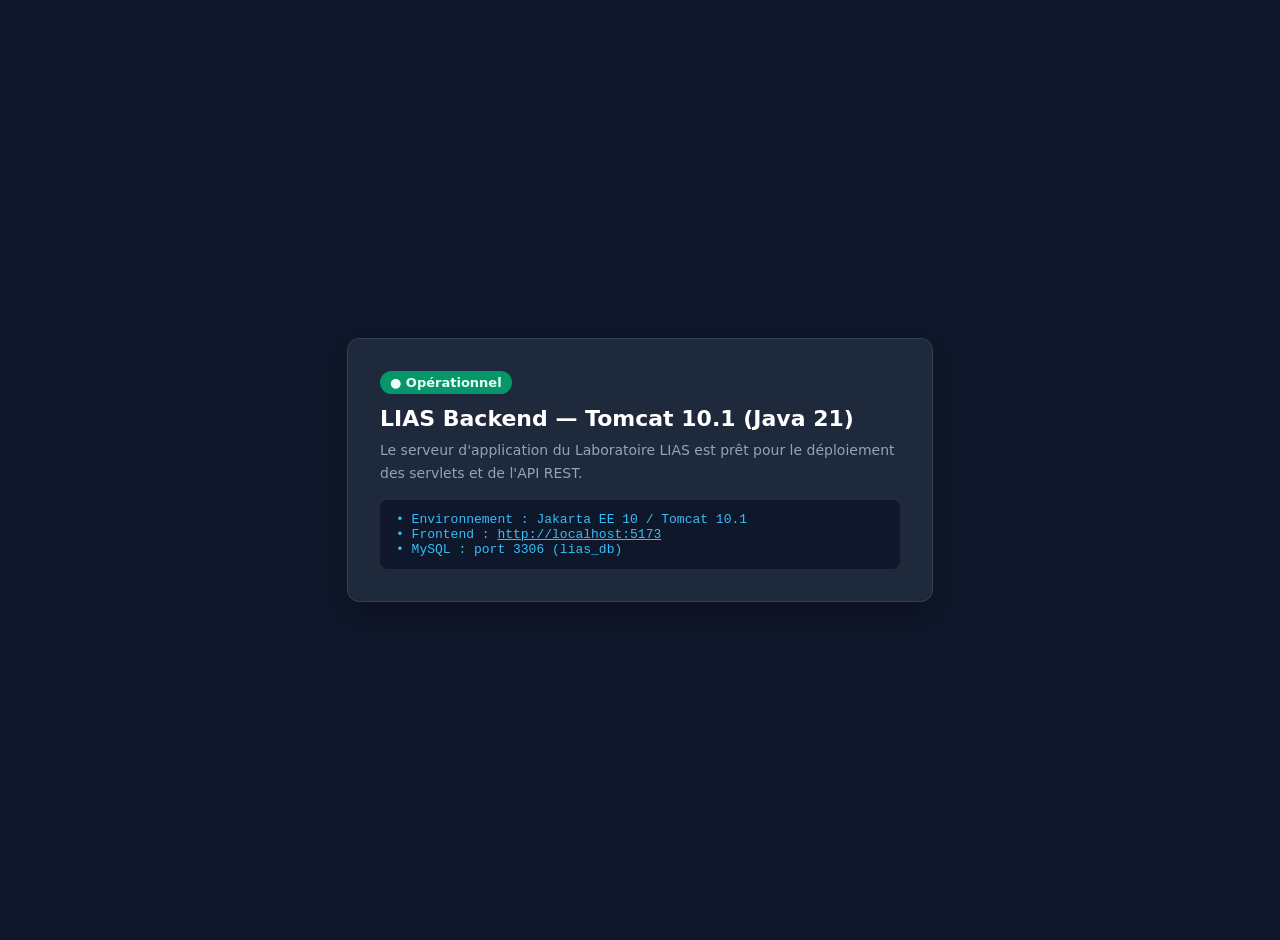
<file: src/main/webapp/index.html>
<!DOCTYPE html>
<html lang="fr">
<head>
    <meta charset="UTF-8">
    <meta name="viewport" content="width=device-width, initial-scale=1.0">
    <title>Laboratoire LIAS — Backend API</title>
    <style>
        body {
            font-family: system-ui, -apple-system, BlinkMacSystemFont, 'Segoe UI', Roboto, Oxygen, Ubuntu, Cantarell, sans-serif;
            background: #0f172a;
            color: #f8fafc;
            display: flex;
            align-items: center;
            justify-content: center;
            min-height: 100vh;
            margin: 0;
            padding: 20px;
        }
        .card {
            background: #1e293b;
            border-radius: 12px;
            padding: 32px;
            max-width: 520px;
            width: 100%;
            box-shadow: 0 10px 25px -5px rgba(0, 0, 0, 0.4);
            border: 1px solid #334155;
        }
        .badge {
            display: inline-block;
            background: #059669;
            color: #ecfdf5;
            padding: 4px 10px;
            border-radius: 9999px;
            font-size: 13px;
            font-weight: 600;
            margin-bottom: 12px;
        }
        h1 {
            font-size: 22px;
            margin: 0 0 8px 0;
            color: #fff;
        }
        p {
            color: #94a3b8;
            font-size: 14px;
            line-height: 1.6;
            margin: 8px 0;
        }
        .info {
            background: #0f172a;
            padding: 12px 16px;
            border-radius: 8px;
            margin-top: 16px;
            font-size: 13px;
            font-family: monospace;
            color: #38bdf8;
        }
    </style>
</head>
<body>
    <div class="card">
        <span class="badge">● Opérationnel</span>
        <h1>LIAS Backend — Tomcat 10.1 (Java 21)</h1>
        <p>Le serveur d'application du Laboratoire LIAS est prêt pour le déploiement des servlets et de l'API REST.</p>
        <div class="info">
            • Environnement : Jakarta EE 10 / Tomcat 10.1<br>
            • Frontend : <a href="http://localhost:5173" style="color:#38bdf8;">http://localhost:5173</a><br>
            • MySQL : port 3306 (lias_db)
        </div>
    </div>
</body>
</html>
</file>
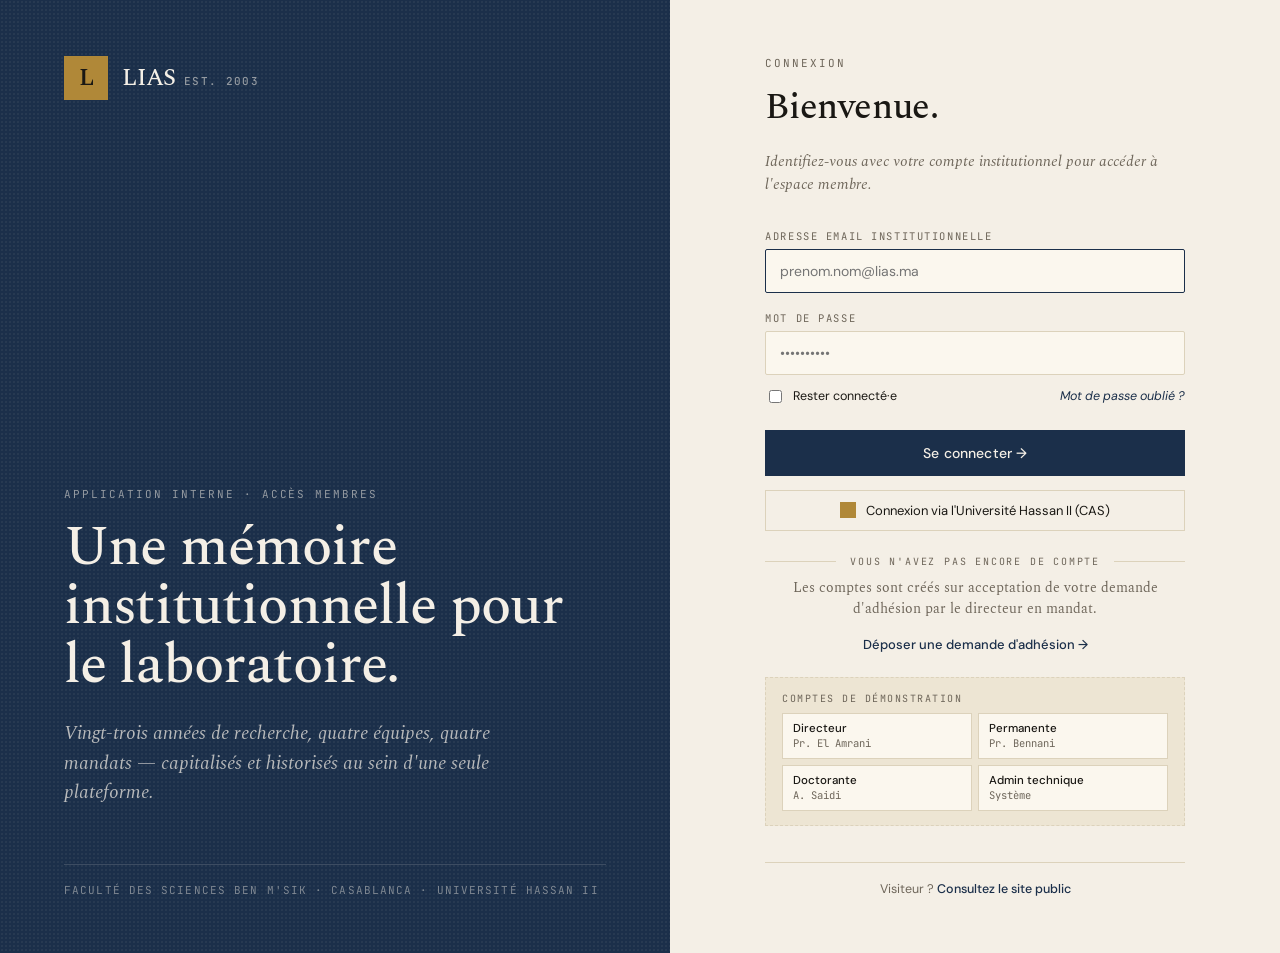
<file: design/Login LIAS.html>
<!DOCTYPE html>
<html lang="fr">
<head>
<meta charset="UTF-8">
<title>LIAS — Connexion</title>
<meta name="viewport" content="width=device-width, initial-scale=1">

<link rel="preconnect" href="https://fonts.googleapis.com">
<link rel="preconnect" href="https://fonts.gstatic.com" crossorigin>
<link href="https://fonts.googleapis.com/css2?family=Spectral:ital,wght@0,300;0,400;0,500;0,600;1,400&family=DM+Sans:wght@400;500;600&family=JetBrains+Mono:wght@400;500&display=swap" rel="stylesheet">

<style>
  :root {
    --bg:        #F4EFE6;
    --surface:   #FBF7EE;
    --surface-2: #EDE5D3;
    --border:    #DCD2BB;
    --ink:       #1A1814;
    --muted:     #6E665A;
    --cream:     #F4EFE6;
    --navy:      #1B2F4A;
    --accent-2:  #B08838;
    --font-serif: "Spectral", Georgia, serif;
    --font-sans:  "DM Sans", system-ui, sans-serif;
    --font-mono:  "JetBrains Mono", ui-monospace, monospace;
  }
  * { box-sizing: border-box; }
  html, body { margin:0; padding:0; height:100%; }
  body {
    background: var(--bg); color: var(--ink);
    font-family: var(--font-sans); font-size: 14px;
    -webkit-font-smoothing: antialiased;
    overflow:hidden;
  }
  body::before {
    content:''; position:fixed; inset:0; pointer-events:none; z-index:0;
    background-image: radial-gradient(rgba(110,102,90,0.05) 1px, transparent 1px);
    background-size: 3px 3px; opacity:0.5;
  }
  a { color: var(--navy); text-decoration: none; }
  a:hover { text-decoration: underline; }

  .layout {
    display: grid; grid-template-columns: 1.1fr 1fr; height: 100vh;
    position:relative; z-index:1;
  }
  /* Left: editorial column */
  .left {
    background: var(--navy); color: var(--cream);
    padding: 56px 64px; display: flex; flex-direction: column;
    position: relative; overflow:hidden;
  }
  .left::before {
    content:''; position:absolute; inset:0; pointer-events:none;
    background-image: radial-gradient(rgba(244,239,230,0.05) 1px, transparent 1px);
    background-size: 4px 4px;
  }
  .brand {
    display:flex; align-items:center; gap: 14px; position:relative; z-index:1;
  }
  .brand-mark {
    width: 44px; height: 44px; background: var(--accent-2); color: #1A1814;
    display:flex; align-items:center; justify-content:center;
    font-family: var(--font-serif); font-size: 24px; font-weight: 600;
    letter-spacing: -0.02em;
  }
  .brand-text {
    font-family: var(--font-serif); font-size: 24px; font-weight: 500;
    letter-spacing: -0.01em;
  }
  .brand-text .est {
    font-family: var(--font-mono); font-size: 11px; color: rgba(244,239,230,0.55);
    letter-spacing: 0.12em; margin-left: 8px;
  }
  .lead {
    margin-top: auto; margin-bottom: 56px; position:relative; z-index:1;
  }
  .eyebrow {
    font-family: var(--font-mono); font-size: 11px; letter-spacing: 0.18em;
    text-transform: uppercase; color: rgba(244,239,230,0.55); margin-bottom: 18px;
  }
  .lead h1 {
    font-family: var(--font-serif); font-size: 56px; font-weight: 500;
    line-height: 1.05; margin: 0; letter-spacing: -0.015em;
    max-width: 540px;
  }
  .lead p {
    font-family: var(--font-serif); font-style: italic;
    font-size: 19px; color: rgba(244,239,230,0.72);
    margin: 24px 0 0; max-width: 480px; line-height: 1.55;
  }
  .footnote {
    position:relative; z-index:1;
    font-family: var(--font-mono); font-size: 11px;
    color: rgba(244,239,230,0.45); letter-spacing: 0.1em; text-transform: uppercase;
    border-top: 1px solid rgba(244,239,230,0.15); padding-top: 18px;
  }

  /* Right: form column */
  .right {
    background: var(--bg);
    padding: 56px; display: flex; align-items: center; justify-content: center;
  }
  .card {
    width: 100%; max-width: 420px;
  }
  .card .eyebrow { color: var(--muted); margin-bottom: 10px; }
  .card h2 {
    font-family: var(--font-serif); font-size: 36px; font-weight: 500;
    margin: 0 0 8px; letter-spacing: -0.01em; color: var(--ink);
  }
  .card .sub {
    font-family: var(--font-serif); font-style: italic;
    font-size: 15px; color: var(--muted); margin-bottom: 32px; line-height: 1.55;
  }
  .field { margin-bottom: 18px; }
  .field label {
    display:block; font-family: var(--font-mono); font-size: 10.5px;
    letter-spacing: 0.15em; text-transform: uppercase;
    color: var(--muted); margin-bottom: 6px;
  }
  .field input {
    width: 100%; padding: 12px 14px;
    background: var(--surface); border: 1px solid var(--border);
    font-family: var(--font-sans); font-size: 14px; color: var(--ink);
    outline: none; border-radius: 2px;
    transition: border-color 0.15s;
  }
  .field input:focus { border-color: var(--navy); }
  .row {
    display: flex; justify-content: space-between; align-items: center;
    margin: -6px 0 24px;
  }
  .row label {
    font-family: var(--font-sans); font-size: 12.5px; color: var(--ink);
    display: inline-flex; align-items: center; gap: 8px; cursor: pointer;
  }
  .row label input[type="checkbox"] { accent-color: var(--navy); }
  .row a {
    font-family: var(--font-sans); font-size: 12.5px;
    color: var(--navy); font-style: italic;
  }
  .submit {
    width:100%; padding: 13px;
    background: var(--navy); color: var(--cream);
    border: 1px solid var(--navy);
    font-family: var(--font-sans); font-size: 14px; font-weight: 500;
    letter-spacing: 0.01em; cursor: pointer;
    transition: background 0.15s;
  }
  .submit:hover { background: #13243B; }
  .sso {
    margin-top: 14px; padding: 11px;
    width:100%; background: transparent; color: var(--ink);
    border: 1px solid var(--border);
    font-family: var(--font-sans); font-size: 13px;
    cursor: pointer; display: flex; align-items: center; justify-content: center; gap: 10px;
    transition: background 0.15s;
  }
  .sso:hover { background: var(--surface-2); }
  .sso-icon {
    width: 16px; height: 16px; background: var(--accent-2);
    display:inline-block;
  }
  .separator {
    display:flex; align-items:center; gap: 14px;
    margin: 24px 0 10px;
    font-family: var(--font-mono); font-size: 10px;
    color: var(--muted); letter-spacing: 0.18em; text-transform: uppercase;
  }
  .separator::before, .separator::after {
    content:''; flex:1; height: 1px; background: var(--border);
  }
  .help {
    margin-top: 36px; padding-top: 18px; border-top: 1px solid var(--border);
    font-family: var(--font-sans); font-size: 12.5px; color: var(--muted); text-align: center;
  }
  .help a { font-weight: 500; }

  /* Demo accounts strip */
  .demo-accounts {
    margin-top: 24px;
    padding: 14px 16px;
    background: var(--surface-2); border: 1px dashed var(--border);
  }
  .demo-accounts .label {
    font-family: var(--font-mono); font-size: 10px;
    color: var(--muted); letter-spacing: 0.15em; text-transform: uppercase;
    margin-bottom: 8px;
  }
  .demo-accounts .accounts {
    display: grid; grid-template-columns: 1fr 1fr; gap: 6px;
  }
  .demo-accounts button {
    background: var(--surface); border: 1px solid var(--border);
    padding: 7px 10px; text-align: left; cursor: pointer;
    font-family: var(--font-sans); font-size: 11.5px;
    transition: background 0.12s;
  }
  .demo-accounts button:hover { background: var(--surface); border-color: var(--navy); }
  .demo-accounts button strong { display:block; font-weight: 500; color: var(--ink); }
  .demo-accounts button span { color: var(--muted); font-family: var(--font-mono); font-size: 10.5px; }

  @media (max-width: 880px) {
    .layout { grid-template-columns: 1fr; }
    .left { padding: 32px; min-height: 280px; }
    .lead h1 { font-size: 32px; }
    .lead p { font-size: 15px; }
  }
</style>
</head>
<body>

<div class="layout">

  <div class="left">
    <div class="brand">
      <div class="brand-mark">L</div>
      <div class="brand-text">LIAS<span class="est">EST. 2003</span></div>
    </div>

    <div class="lead">
      <div class="eyebrow">Application interne · accès membres</div>
      <h1>Une mémoire institutionnelle pour le laboratoire.</h1>
      <p>Vingt-trois années de recherche, quatre équipes, quatre mandats — capitalisés et historisés au sein d'une seule plateforme.</p>
    </div>

    <div class="footnote">
      Faculté des Sciences Ben M'Sik · Casablanca · Université Hassan II
    </div>
  </div>

  <div class="right">
    <div class="card">
      <div class="eyebrow">Connexion</div>
      <h2>Bienvenue.</h2>
      <p class="sub">Identifiez-vous avec votre compte institutionnel pour accéder à l'espace membre.</p>

      <form onsubmit="event.preventDefault(); window.location.href = 'Application LIAS.html';">
        <div class="field">
          <label for="email">Adresse email institutionnelle</label>
          <input id="email" type="email" placeholder="prenom.nom@lias.ma" required autofocus>
        </div>
        <div class="field">
          <label for="pwd">Mot de passe</label>
          <input id="pwd" type="password" placeholder="••••••••••" required>
        </div>
        <div class="row">
          <label><input type="checkbox"> Rester connecté·e</label>
          <a href="#">Mot de passe oublié ?</a>
        </div>
        <button type="submit" class="submit">Se connecter →</button>
        <button type="button" class="sso"><span class="sso-icon"></span>Connexion via l'Université Hassan II (CAS)</button>
      </form>

      <div class="separator">Vous n'avez pas encore de compte</div>
      <p style="font-family: var(--font-serif); font-size: 13.5px; color: var(--muted); text-align:center; line-height: 1.6; margin: 0;">
        Les comptes sont créés sur acceptation de votre demande d'adhésion par le directeur en mandat.
      </p>
      <div style="text-align:center; margin-top: 14px;">
        <a href="Site Public LIAS.html" style="font-family: var(--font-sans); font-size: 13px; color: var(--navy); font-weight: 500;">Déposer une demande d'adhésion →</a>
      </div>

      <div class="demo-accounts">
        <div class="label">Comptes de démonstration</div>
        <div class="accounts">
          <button onclick="document.getElementById('email').value='y.elamrani@lias.ma'; document.getElementById('pwd').value='demo-directeur';">
            <strong>Directeur</strong><span>Pr. El Amrani</span>
          </button>
          <button onclick="document.getElementById('email').value='s.bennani@lias.ma'; document.getElementById('pwd').value='demo-permanent';">
            <strong>Permanente</strong><span>Pr. Bennani</span>
          </button>
          <button onclick="document.getElementById('email').value='aya.saidi@etu.lias.ma'; document.getElementById('pwd').value='demo-doctorant';">
            <strong>Doctorante</strong><span>A. Saidi</span>
          </button>
          <button onclick="document.getElementById('email').value='admin@lias.ma'; document.getElementById('pwd').value='demo-admin';">
            <strong>Admin technique</strong><span>Système</span>
          </button>
        </div>
      </div>

      <div class="help">
        Visiteur ? <a href="Site Public LIAS.html">Consultez le site public</a>
      </div>
    </div>
  </div>

</div>

</body>
</html>
</file>
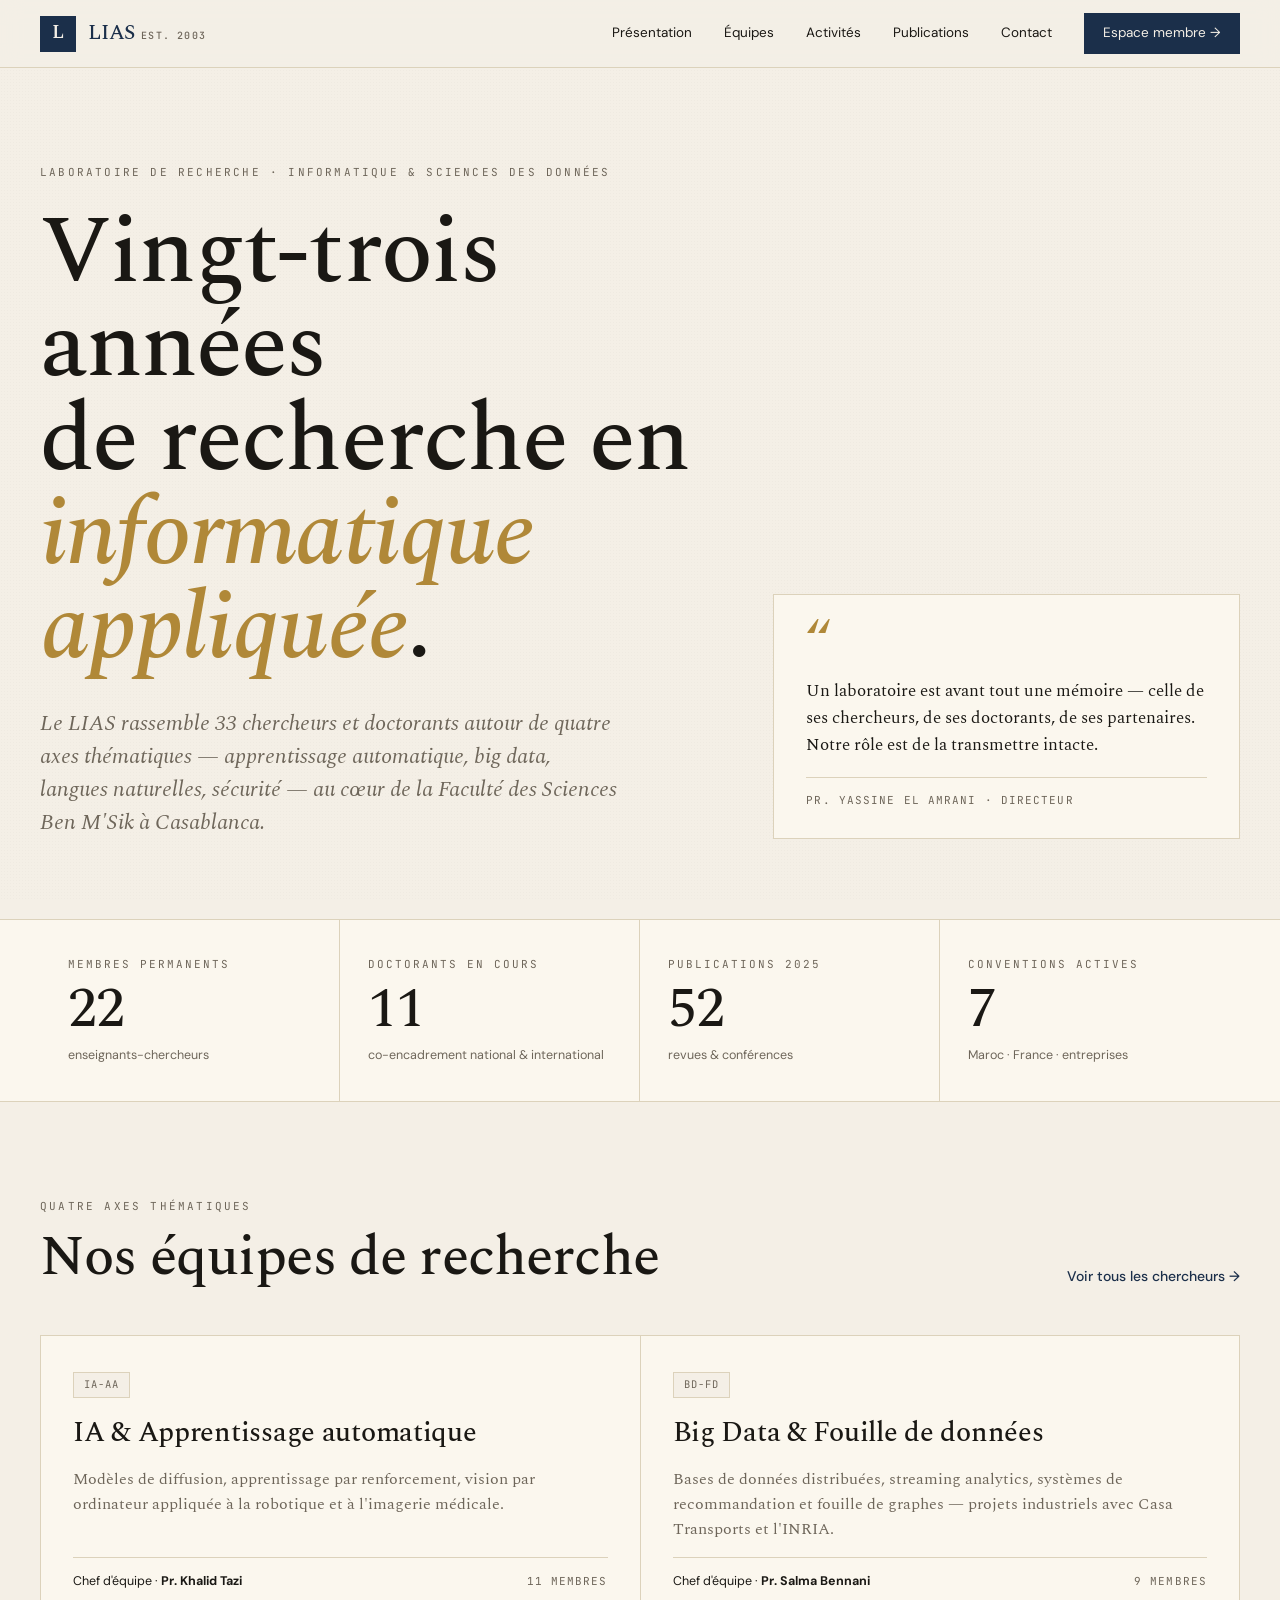
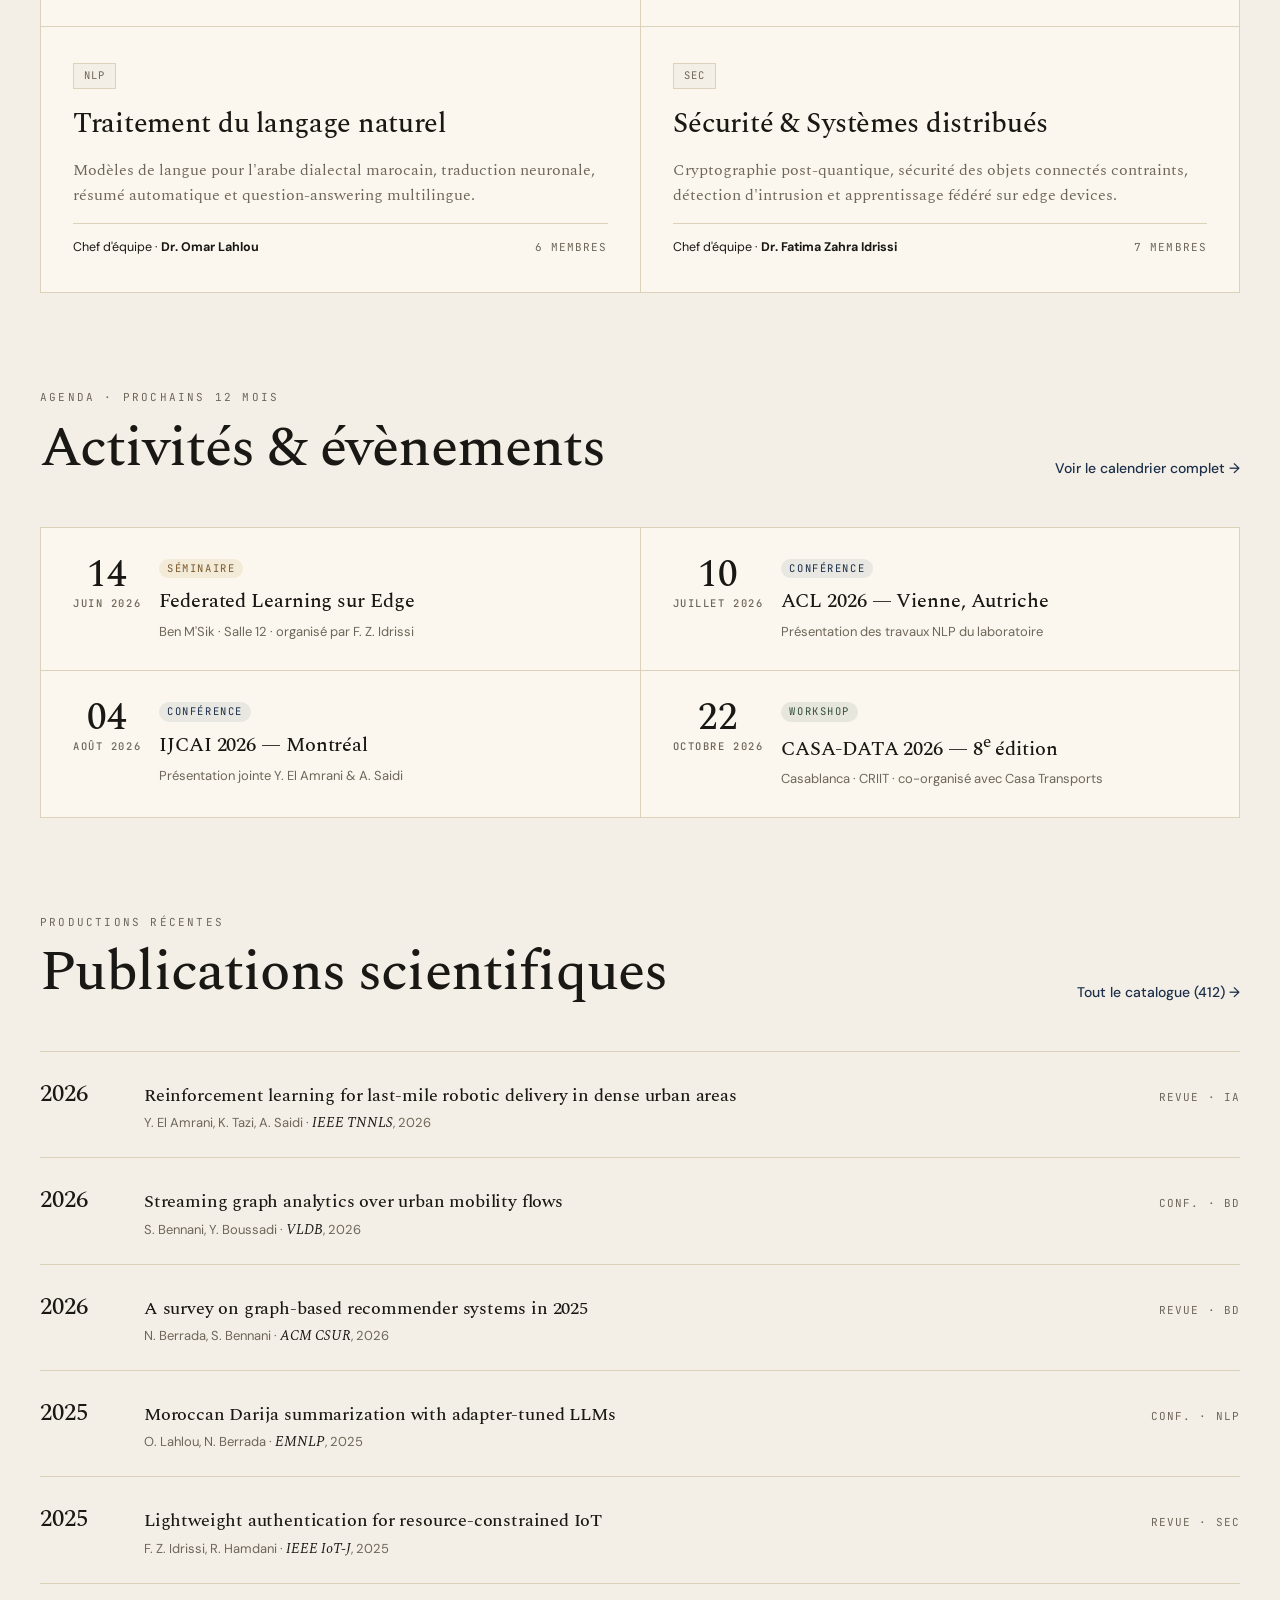
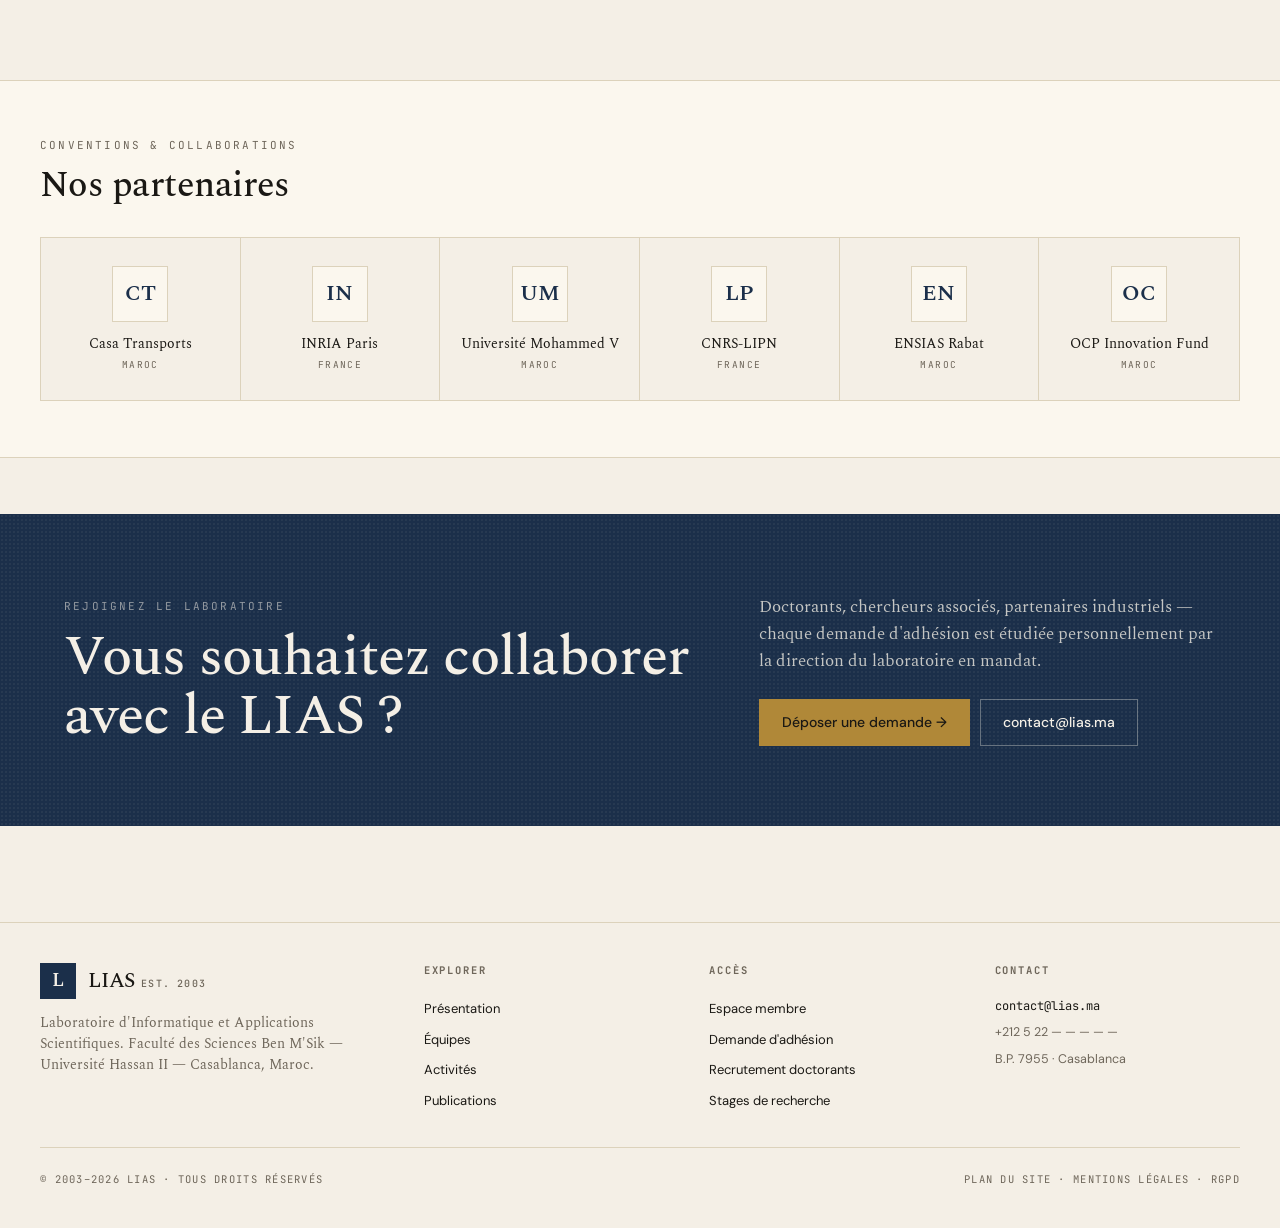
<file: design/Site Public LIAS.html>
<!DOCTYPE html>
<html lang="fr">
<head>
<meta charset="UTF-8">
<title>LIAS — Laboratoire d'Informatique et Applications Scientifiques</title>
<meta name="viewport" content="width=device-width, initial-scale=1">

<link rel="preconnect" href="https://fonts.googleapis.com">
<link rel="preconnect" href="https://fonts.gstatic.com" crossorigin>
<link href="https://fonts.googleapis.com/css2?family=Spectral:ital,wght@0,300;0,400;0,500;0,600;1,400;1,500&family=DM+Sans:wght@400;500;600&family=JetBrains+Mono:wght@400;500&display=swap" rel="stylesheet">

<style>
  :root {
    --bg:        #F4EFE6;
    --surface:   #FBF7EE;
    --surface-2: #EDE5D3;
    --border:    #DCD2BB;
    --ink:       #1A1814;
    --muted:     #6E665A;
    --cream:     #F4EFE6;
    --navy:      #1B2F4A;
    --accent-2:  #B08838;
    --burgundy:  #7A2A26;
    --sage:      #33503A;
    --font-serif: "Spectral", Georgia, serif;
    --font-sans:  "DM Sans", system-ui, sans-serif;
    --font-mono:  "JetBrains Mono", ui-monospace, monospace;
  }
  * { box-sizing: border-box; }
  html, body { margin:0; padding:0; }
  body {
    background: var(--bg); color: var(--ink);
    font-family: var(--font-sans); font-size: 15px;
    -webkit-font-smoothing: antialiased; line-height: 1.5;
  }
  body::before {
    content:''; position:fixed; inset:0; pointer-events:none; z-index:-1;
    background-image: radial-gradient(rgba(110,102,90,0.05) 1px, transparent 1px);
    background-size: 3px 3px; opacity:0.5;
  }
  a { color: var(--navy); text-decoration: none; }
  a:hover { text-decoration: underline; }
  h1, h2, h3 { font-family: var(--font-serif); font-weight: 500; letter-spacing: -0.01em; }
  ::selection { background: var(--navy); color: var(--cream); }

  /* ----- Top bar ----- */
  .topbar {
    position: sticky; top: 0; z-index: 50;
    background: rgba(244,239,230,0.92); backdrop-filter: blur(10px);
    border-bottom: 1px solid var(--border);
    padding: 0 40px; height: 68px;
    display: flex; align-items: center; justify-content: space-between;
  }
  .brand { display: flex; align-items: center; gap: 12px; }
  .brand-mark {
    width: 36px; height: 36px; background: var(--navy); color: var(--cream);
    display: flex; align-items: center; justify-content: center;
    font-family: var(--font-serif); font-size: 19px; font-weight: 600;
  }
  .brand-name {
    font-family: var(--font-serif); font-size: 21px; font-weight: 500;
    letter-spacing: -0.01em;
  }
  .brand-name .est {
    font-family: var(--font-mono); font-size: 10px; color: var(--muted);
    letter-spacing: 0.12em; margin-left: 6px;
  }
  .nav {
    display: flex; gap: 32px; align-items: center;
  }
  .nav a {
    font-family: var(--font-sans); font-size: 13.5px; color: var(--ink);
    font-weight: 400;
  }
  .nav a:hover { color: var(--navy); }
  .nav .cta {
    padding: 9px 18px; background: var(--navy); color: var(--cream);
    border: 1px solid var(--navy);
  }
  .nav .cta:hover { background: #13243B; text-decoration: none; }

  /* ----- Hero ----- */
  .hero {
    padding: 96px 40px 80px;
    max-width: 1280px; margin: 0 auto;
    display: grid; grid-template-columns: 1.4fr 1fr; gap: 80px; align-items: end;
  }
  .hero .eyebrow {
    font-family: var(--font-mono); font-size: 11px; letter-spacing: 0.2em;
    text-transform: uppercase; color: var(--muted); margin-bottom: 24px;
  }
  .hero h1 {
    font-family: var(--font-serif); font-size: 96px; font-weight: 500;
    line-height: 0.98; margin: 0; letter-spacing: -0.02em;
  }
  .hero h1 em {
    font-style: italic; color: var(--accent-2);
  }
  .hero .sub {
    font-family: var(--font-serif); font-style: italic;
    font-size: 22px; color: var(--muted); margin: 32px 0 0; line-height: 1.5;
    max-width: 580px;
  }
  .hero-side {
    padding: 28px 32px; border: 1px solid var(--border); background: var(--surface);
    font-family: var(--font-serif); font-size: 17px; color: var(--ink); line-height: 1.6;
  }
  .hero-side .quote-mark {
    font-family: var(--font-serif); font-size: 56px; color: var(--accent-2);
    line-height: 0.8; display: block; margin-bottom: 10px;
  }
  .hero-side .attribution {
    margin-top: 18px; padding-top: 14px; border-top: 1px solid var(--border);
    font-family: var(--font-mono); font-size: 11px; color: var(--muted);
    letter-spacing: 0.1em; text-transform: uppercase;
  }

  /* ----- Stats strip ----- */
  .stats {
    border-top: 1px solid var(--border); border-bottom: 1px solid var(--border);
    background: var(--surface);
  }
  .stats-grid {
    max-width: 1280px; margin: 0 auto;
    padding: 0 40px;
    display: grid; grid-template-columns: repeat(4, 1fr);
  }
  .stat {
    padding: 36px 28px; border-right: 1px solid var(--border);
  }
  .stat:last-child { border-right: none; }
  .stat .k {
    font-family: var(--font-mono); font-size: 11px; letter-spacing: 0.18em;
    text-transform: uppercase; color: var(--muted); margin-bottom: 10px;
  }
  .stat .v {
    font-family: var(--font-serif); font-size: 56px; font-weight: 500;
    color: var(--ink); line-height: 1; font-variant-numeric: tabular-nums;
    letter-spacing: -0.02em;
  }
  .stat .s {
    font-family: var(--font-sans); font-size: 12.5px; color: var(--muted);
    margin-top: 8px;
  }

  /* ----- Section header ----- */
  .section {
    padding: 96px 40px;
    max-width: 1280px; margin: 0 auto;
  }
  .section-head {
    margin-bottom: 48px; display: flex; justify-content: space-between; align-items: end; gap: 40px;
  }
  .section-eyebrow {
    font-family: var(--font-mono); font-size: 11px; letter-spacing: 0.2em;
    text-transform: uppercase; color: var(--muted); margin-bottom: 14px;
  }
  .section-title {
    font-family: var(--font-serif); font-size: 56px; font-weight: 500;
    line-height: 1.05; margin: 0; letter-spacing: -0.015em;
    max-width: 680px;
  }
  .section-link {
    font-family: var(--font-sans); font-size: 14px; color: var(--navy); font-weight: 500;
    white-space: nowrap;
  }

  /* ----- Teams grid ----- */
  .teams { display: grid; grid-template-columns: repeat(2, 1fr); gap: 1px; background: var(--border); border: 1px solid var(--border); }
  .team {
    background: var(--surface); padding: 36px 32px;
    display: flex; flex-direction: column; gap: 14px;
    transition: background 0.15s;
  }
  .team:hover { background: var(--surface-2); }
  .team .badge {
    align-self: flex-start; padding: 4px 10px;
    border: 1px solid var(--border); background: var(--bg);
    font-family: var(--font-mono); font-size: 10.5px; letter-spacing: 0.1em;
    text-transform: uppercase; color: var(--muted);
  }
  .team h3 {
    font-family: var(--font-serif); font-size: 28px; font-weight: 500;
    margin: 0; letter-spacing: -0.01em;
  }
  .team p {
    font-family: var(--font-serif); font-size: 15.5px; color: var(--muted);
    line-height: 1.6; margin: 0;
  }
  .team .lead {
    margin-top: auto; padding-top: 14px; border-top: 1px solid var(--border);
    display: flex; justify-content: space-between; align-items: baseline;
    font-family: var(--font-sans); font-size: 12.5px; color: var(--ink);
  }
  .team .count {
    font-family: var(--font-mono); font-size: 11px; color: var(--muted);
    letter-spacing: 0.1em; text-transform: uppercase;
  }

  /* ----- Activities feed ----- */
  .activities { display: grid; grid-template-columns: 1fr 1fr; gap: 1px; background: var(--border); border: 1px solid var(--border); }
  .activity { background: var(--surface); padding: 28px 32px; display: flex; gap: 18px; }
  .activity .date {
    font-family: var(--font-serif); font-size: 38px; font-weight: 500;
    line-height: 1; min-width: 64px; text-align: center; color: var(--ink);
  }
  .activity .month {
    font-family: var(--font-mono); font-size: 10.5px; color: var(--muted);
    letter-spacing: 0.15em; text-transform: uppercase; margin-top: 4px; display: block;
  }
  .activity .body { flex: 1; }
  .activity .type {
    font-family: var(--font-mono); font-size: 10.5px; letter-spacing: 0.15em;
    text-transform: uppercase; padding: 2px 8px; display: inline-block;
    border-radius: 999px;
  }
  .activity .type.conf { background: rgba(27,47,74,0.08); color: var(--navy); }
  .activity .type.semi { background: rgba(176,136,56,0.12); color: #7A5B2E; }
  .activity .type.work { background: rgba(51,80,58,0.10); color: var(--sage); }
  .activity h4 {
    font-family: var(--font-serif); font-size: 20px; font-weight: 500;
    margin: 8px 0 6px; letter-spacing: -0.005em;
  }
  .activity .where {
    font-family: var(--font-sans); font-size: 13px; color: var(--muted);
  }

  /* ----- Publications list ----- */
  .pubs { list-style: none; padding: 0; margin: 0; }
  .pub {
    padding: 24px 0; border-top: 1px solid var(--border);
    display: grid; grid-template-columns: 80px 1fr 100px; gap: 24px; align-items: baseline;
  }
  .pub:last-child { border-bottom: 1px solid var(--border); }
  .pub .year {
    font-family: var(--font-serif); font-size: 24px; font-weight: 500;
    color: var(--ink); font-variant-numeric: tabular-nums;
  }
  .pub-title {
    font-family: var(--font-serif); font-size: 18px; color: var(--ink); margin: 0 0 4px;
    line-height: 1.35; font-weight: 500;
  }
  .pub-meta {
    font-family: var(--font-sans); font-size: 13px; color: var(--muted);
  }
  .pub-meta em { font-family: var(--font-serif); font-size: 14px; color: var(--ink); font-style: italic; }
  .pub-type {
    font-family: var(--font-mono); font-size: 11px; letter-spacing: 0.1em;
    text-transform: uppercase; color: var(--muted); text-align: right;
  }

  /* ----- Partners strip ----- */
  .partners {
    background: var(--surface); border-top: 1px solid var(--border); border-bottom: 1px solid var(--border);
  }
  .partners-inner {
    max-width: 1280px; margin: 0 auto;
    padding: 56px 40px;
  }
  .partners-grid {
    display: grid; grid-template-columns: repeat(6, 1fr); gap: 0;
    border: 1px solid var(--border);
  }
  .partner {
    padding: 28px 14px; text-align: center;
    border-right: 1px solid var(--border);
    background: var(--bg);
  }
  .partner:last-child { border-right: none; }
  .partner-mark {
    width: 56px; height: 56px; margin: 0 auto;
    display: flex; align-items: center; justify-content: center;
    font-family: var(--font-serif); font-size: 22px; font-weight: 600;
    color: var(--navy); border: 1px solid var(--border); background: var(--surface);
  }
  .partner-name {
    margin-top: 14px;
    font-family: var(--font-serif); font-size: 13.5px; color: var(--ink); line-height: 1.3;
  }
  .partner-country {
    font-family: var(--font-mono); font-size: 9.5px; letter-spacing: 0.15em;
    color: var(--muted); text-transform: uppercase; margin-top: 4px;
  }

  /* ----- CTA ----- */
  .cta-box {
    background: var(--navy); color: var(--cream);
    padding: 80px 64px; max-width: 1280px; margin: 56px auto 96px;
    display: grid; grid-template-columns: 1.4fr 1fr; gap: 56px; align-items: end;
    position: relative; overflow: hidden;
  }
  .cta-box::before {
    content:''; position:absolute; inset:0; pointer-events:none;
    background-image: radial-gradient(rgba(244,239,230,0.05) 1px, transparent 1px);
    background-size: 4px 4px;
  }
  .cta-box > * { position: relative; }
  .cta-box .eyebrow { color: rgba(244,239,230,0.55); }
  .cta-box h2 {
    font-family: var(--font-serif); font-size: 56px; font-weight: 500;
    line-height: 1.05; margin: 14px 0 0; letter-spacing: -0.015em;
  }
  .cta-box p {
    font-family: var(--font-serif); font-size: 17px; color: rgba(244,239,230,0.78);
    line-height: 1.6; margin: 0 0 24px;
  }
  .cta-buttons { display: flex; gap: 10px; }
  .cta-btn {
    padding: 12px 22px; font-family: var(--font-sans); font-size: 14px; font-weight: 500;
    cursor: pointer; transition: all 0.15s;
  }
  .cta-btn.primary { background: var(--accent-2); color: #1A1814; border: 1px solid var(--accent-2); }
  .cta-btn.primary:hover { background: #c79a40; text-decoration: none; }
  .cta-btn.ghost { background: transparent; color: var(--cream); border: 1px solid rgba(244,239,230,0.35); }
  .cta-btn.ghost:hover { border-color: var(--cream); text-decoration: none; }

  /* ----- Footer ----- */
  footer {
    border-top: 1px solid var(--border);
    padding: 40px;
  }
  .footer-inner {
    max-width: 1280px; margin: 0 auto;
    display: grid; grid-template-columns: 1.4fr 1fr 1fr 1fr; gap: 40px;
  }
  footer h5 {
    font-family: var(--font-mono); font-size: 10.5px; letter-spacing: 0.18em;
    text-transform: uppercase; color: var(--muted); margin: 0 0 14px;
  }
  footer ul { list-style: none; padding: 0; margin: 0; }
  footer ul li { padding: 4px 0; }
  footer ul li a { font-family: var(--font-sans); font-size: 13px; color: var(--ink); }
  .footer-credit {
    max-width: 1280px; margin: 32px auto 0; padding-top: 24px; border-top: 1px solid var(--border);
    display: flex; justify-content: space-between;
    font-family: var(--font-mono); font-size: 10.5px; color: var(--muted);
    letter-spacing: 0.12em; text-transform: uppercase;
  }

  @media (max-width: 1024px) {
    .hero { grid-template-columns: 1fr; gap: 40px; padding: 48px 24px; }
    .hero h1 { font-size: 56px; }
    .stats-grid { grid-template-columns: repeat(2, 1fr); }
    .stat { border-bottom: 1px solid var(--border); }
    .teams, .activities { grid-template-columns: 1fr; }
    .partners-grid { grid-template-columns: repeat(3, 1fr); }
    .cta-box { grid-template-columns: 1fr; padding: 48px 32px; }
    .cta-box h2 { font-size: 36px; }
    .section { padding: 48px 24px; }
    .section-title { font-size: 36px; }
    .footer-inner { grid-template-columns: 1fr 1fr; }
  }
</style>
</head>
<body>

<header class="topbar">
  <a href="Site Public LIAS.html" class="brand">
    <div class="brand-mark">L</div>
    <div class="brand-name">LIAS<span class="est">EST. 2003</span></div>
  </a>
  <nav class="nav">
    <a href="#presentation">Présentation</a>
    <a href="#equipes">Équipes</a>
    <a href="#activites">Activités</a>
    <a href="#publications">Publications</a>
    <a href="#contact">Contact</a>
    <a href="Login LIAS.html" class="cta">Espace membre →</a>
  </nav>
</header>

<!-- HERO -->
<section class="hero" id="presentation">
  <div>
    <div class="eyebrow">Laboratoire de recherche · informatique & sciences des données</div>
    <h1>Vingt-trois années<br>de recherche en <em>informatique appliquée</em>.</h1>
    <p class="sub">Le LIAS rassemble 33 chercheurs et doctorants autour de quatre axes thématiques — apprentissage automatique, big data, langues naturelles, sécurité — au cœur de la Faculté des Sciences Ben M'Sik à Casablanca.</p>
  </div>
  <aside class="hero-side">
    <span class="quote-mark">“</span>
    Un laboratoire est avant tout une mémoire — celle de ses chercheurs, de ses doctorants, de ses partenaires. Notre rôle est de la transmettre intacte.
    <div class="attribution">Pr. Yassine El Amrani · Directeur</div>
  </aside>
</section>

<!-- STATS -->
<section class="stats">
  <div class="stats-grid">
    <div class="stat"><div class="k">Membres permanents</div><div class="v">22</div><div class="s">enseignants-chercheurs</div></div>
    <div class="stat"><div class="k">Doctorants en cours</div><div class="v">11</div><div class="s">co-encadrement national & international</div></div>
    <div class="stat"><div class="k">Publications 2025</div><div class="v">52</div><div class="s">revues & conférences</div></div>
    <div class="stat"><div class="k">Conventions actives</div><div class="v">7</div><div class="s">Maroc · France · entreprises</div></div>
  </div>
</section>

<!-- TEAMS -->
<section class="section" id="equipes">
  <div class="section-head">
    <div>
      <div class="section-eyebrow">Quatre axes thématiques</div>
      <h2 class="section-title">Nos équipes de recherche</h2>
    </div>
    <a href="#" class="section-link">Voir tous les chercheurs →</a>
  </div>

  <div class="teams">
    <div class="team">
      <span class="badge">IA-AA</span>
      <h3>IA & Apprentissage automatique</h3>
      <p>Modèles de diffusion, apprentissage par renforcement, vision par ordinateur appliquée à la robotique et à l'imagerie médicale.</p>
      <div class="lead">
        <span>Chef d'équipe · <strong>Pr. Khalid Tazi</strong></span>
        <span class="count">11 membres</span>
      </div>
    </div>
    <div class="team">
      <span class="badge">BD-FD</span>
      <h3>Big Data & Fouille de données</h3>
      <p>Bases de données distribuées, streaming analytics, systèmes de recommandation et fouille de graphes — projets industriels avec Casa Transports et l'INRIA.</p>
      <div class="lead">
        <span>Chef d'équipe · <strong>Pr. Salma Bennani</strong></span>
        <span class="count">9 membres</span>
      </div>
    </div>
    <div class="team">
      <span class="badge">NLP</span>
      <h3>Traitement du langage naturel</h3>
      <p>Modèles de langue pour l'arabe dialectal marocain, traduction neuronale, résumé automatique et question-answering multilingue.</p>
      <div class="lead">
        <span>Chef d'équipe · <strong>Dr. Omar Lahlou</strong></span>
        <span class="count">6 membres</span>
      </div>
    </div>
    <div class="team">
      <span class="badge">SEC</span>
      <h3>Sécurité & Systèmes distribués</h3>
      <p>Cryptographie post-quantique, sécurité des objets connectés contraints, détection d'intrusion et apprentissage fédéré sur edge devices.</p>
      <div class="lead">
        <span>Chef d'équipe · <strong>Dr. Fatima Zahra Idrissi</strong></span>
        <span class="count">7 membres</span>
      </div>
    </div>
  </div>
</section>

<!-- ACTIVITIES -->
<section class="section" id="activites" style="padding-top:0;">
  <div class="section-head">
    <div>
      <div class="section-eyebrow">Agenda · prochains 12 mois</div>
      <h2 class="section-title">Activités & évènements</h2>
    </div>
    <a href="#" class="section-link">Voir le calendrier complet →</a>
  </div>

  <div class="activities">
    <div class="activity">
      <div class="date">14<span class="month">Juin 2026</span></div>
      <div class="body">
        <span class="type semi">Séminaire</span>
        <h4>Federated Learning sur Edge</h4>
        <div class="where">Ben M'Sik · Salle 12 · organisé par F. Z. Idrissi</div>
      </div>
    </div>
    <div class="activity">
      <div class="date">10<span class="month">Juillet 2026</span></div>
      <div class="body">
        <span class="type conf">Conférence</span>
        <h4>ACL 2026 — Vienne, Autriche</h4>
        <div class="where">Présentation des travaux NLP du laboratoire</div>
      </div>
    </div>
    <div class="activity">
      <div class="date">04<span class="month">Août 2026</span></div>
      <div class="body">
        <span class="type conf">Conférence</span>
        <h4>IJCAI 2026 — Montréal</h4>
        <div class="where">Présentation jointe Y. El Amrani & A. Saidi</div>
      </div>
    </div>
    <div class="activity">
      <div class="date">22<span class="month">Octobre 2026</span></div>
      <div class="body">
        <span class="type work">Workshop</span>
        <h4>CASA-DATA 2026 — 8<sup>e</sup> édition</h4>
        <div class="where">Casablanca · CRIIT · co-organisé avec Casa Transports</div>
      </div>
    </div>
  </div>
</section>

<!-- PUBLICATIONS -->
<section class="section" id="publications" style="padding-top:0;">
  <div class="section-head">
    <div>
      <div class="section-eyebrow">Productions récentes</div>
      <h2 class="section-title">Publications scientifiques</h2>
    </div>
    <a href="#" class="section-link">Tout le catalogue (412) →</a>
  </div>

  <ul class="pubs">
    <li class="pub">
      <span class="year">2026</span>
      <div>
        <h3 class="pub-title">Reinforcement learning for last-mile robotic delivery in dense urban areas</h3>
        <div class="pub-meta">Y. El Amrani, K. Tazi, A. Saidi · <em>IEEE TNNLS</em>, 2026</div>
      </div>
      <div class="pub-type">Revue · IA</div>
    </li>
    <li class="pub">
      <span class="year">2026</span>
      <div>
        <h3 class="pub-title">Streaming graph analytics over urban mobility flows</h3>
        <div class="pub-meta">S. Bennani, Y. Boussadi · <em>VLDB</em>, 2026</div>
      </div>
      <div class="pub-type">Conf. · BD</div>
    </li>
    <li class="pub">
      <span class="year">2026</span>
      <div>
        <h3 class="pub-title">A survey on graph-based recommender systems in 2025</h3>
        <div class="pub-meta">N. Berrada, S. Bennani · <em>ACM CSUR</em>, 2026</div>
      </div>
      <div class="pub-type">Revue · BD</div>
    </li>
    <li class="pub">
      <span class="year">2025</span>
      <div>
        <h3 class="pub-title">Moroccan Darija summarization with adapter-tuned LLMs</h3>
        <div class="pub-meta">O. Lahlou, N. Berrada · <em>EMNLP</em>, 2025</div>
      </div>
      <div class="pub-type">Conf. · NLP</div>
    </li>
    <li class="pub">
      <span class="year">2025</span>
      <div>
        <h3 class="pub-title">Lightweight authentication for resource-constrained IoT</h3>
        <div class="pub-meta">F. Z. Idrissi, R. Hamdani · <em>IEEE IoT-J</em>, 2025</div>
      </div>
      <div class="pub-type">Revue · SEC</div>
    </li>
  </ul>
</section>

<!-- PARTNERS -->
<section class="partners">
  <div class="partners-inner">
    <div class="section-head" style="margin-bottom: 32px;">
      <div>
        <div class="section-eyebrow">Conventions & collaborations</div>
        <h2 class="section-title" style="font-size: 36px;">Nos partenaires</h2>
      </div>
    </div>
    <div class="partners-grid">
      <div class="partner"><div class="partner-mark">CT</div><div class="partner-name">Casa Transports</div><div class="partner-country">Maroc</div></div>
      <div class="partner"><div class="partner-mark">IN</div><div class="partner-name">INRIA Paris</div><div class="partner-country">France</div></div>
      <div class="partner"><div class="partner-mark">UM</div><div class="partner-name">Université Mohammed V</div><div class="partner-country">Maroc</div></div>
      <div class="partner"><div class="partner-mark">LP</div><div class="partner-name">CNRS-LIPN</div><div class="partner-country">France</div></div>
      <div class="partner"><div class="partner-mark">EN</div><div class="partner-name">ENSIAS Rabat</div><div class="partner-country">Maroc</div></div>
      <div class="partner"><div class="partner-mark">OC</div><div class="partner-name">OCP Innovation Fund</div><div class="partner-country">Maroc</div></div>
    </div>
  </div>
</section>

<!-- CTA -->
<section class="cta-box" id="contact">
  <div>
    <div class="eyebrow" style="font-family: var(--font-mono); font-size: 11px; letter-spacing: 0.2em; text-transform: uppercase;">Rejoignez le laboratoire</div>
    <h2>Vous souhaitez collaborer avec le LIAS ?</h2>
  </div>
  <div>
    <p>Doctorants, chercheurs associés, partenaires industriels — chaque demande d'adhésion est étudiée personnellement par la direction du laboratoire en mandat.</p>
    <div class="cta-buttons">
      <a href="#" class="cta-btn primary">Déposer une demande →</a>
      <a href="mailto:contact@lias.ma" class="cta-btn ghost">contact@lias.ma</a>
    </div>
  </div>
</section>

<!-- FOOTER -->
<footer>
  <div class="footer-inner">
    <div>
      <div class="brand" style="margin-bottom: 14px;">
        <div class="brand-mark">L</div>
        <div class="brand-name">LIAS<span class="est">EST. 2003</span></div>
      </div>
      <p style="font-family: var(--font-serif); font-size: 13.5px; color: var(--muted); line-height: 1.55; margin: 0;">
        Laboratoire d'Informatique et Applications Scientifiques. Faculté des Sciences Ben M'Sik — Université Hassan II — Casablanca, Maroc.
      </p>
    </div>
    <div>
      <h5>Explorer</h5>
      <ul>
        <li><a href="#presentation">Présentation</a></li>
        <li><a href="#equipes">Équipes</a></li>
        <li><a href="#activites">Activités</a></li>
        <li><a href="#publications">Publications</a></li>
      </ul>
    </div>
    <div>
      <h5>Accès</h5>
      <ul>
        <li><a href="Login LIAS.html">Espace membre</a></li>
        <li><a href="#">Demande d'adhésion</a></li>
        <li><a href="#">Recrutement doctorants</a></li>
        <li><a href="#">Stages de recherche</a></li>
      </ul>
    </div>
    <div>
      <h5>Contact</h5>
      <ul>
        <li style="font-family: var(--font-mono); font-size: 12px; color: var(--ink);">contact@lias.ma</li>
        <li style="font-family: var(--font-sans); font-size: 12.5px; color: var(--muted);">+212 5 22 — — — — —</li>
        <li style="font-family: var(--font-sans); font-size: 12.5px; color: var(--muted);">B.P. 7955 · Casablanca</li>
      </ul>
    </div>
  </div>
  <div class="footer-credit">
    <span>© 2003–2026 LIAS · Tous droits réservés</span>
    <span>Plan du site · Mentions légales · RGPD</span>
  </div>
</footer>

</body>
</html>
</file>
